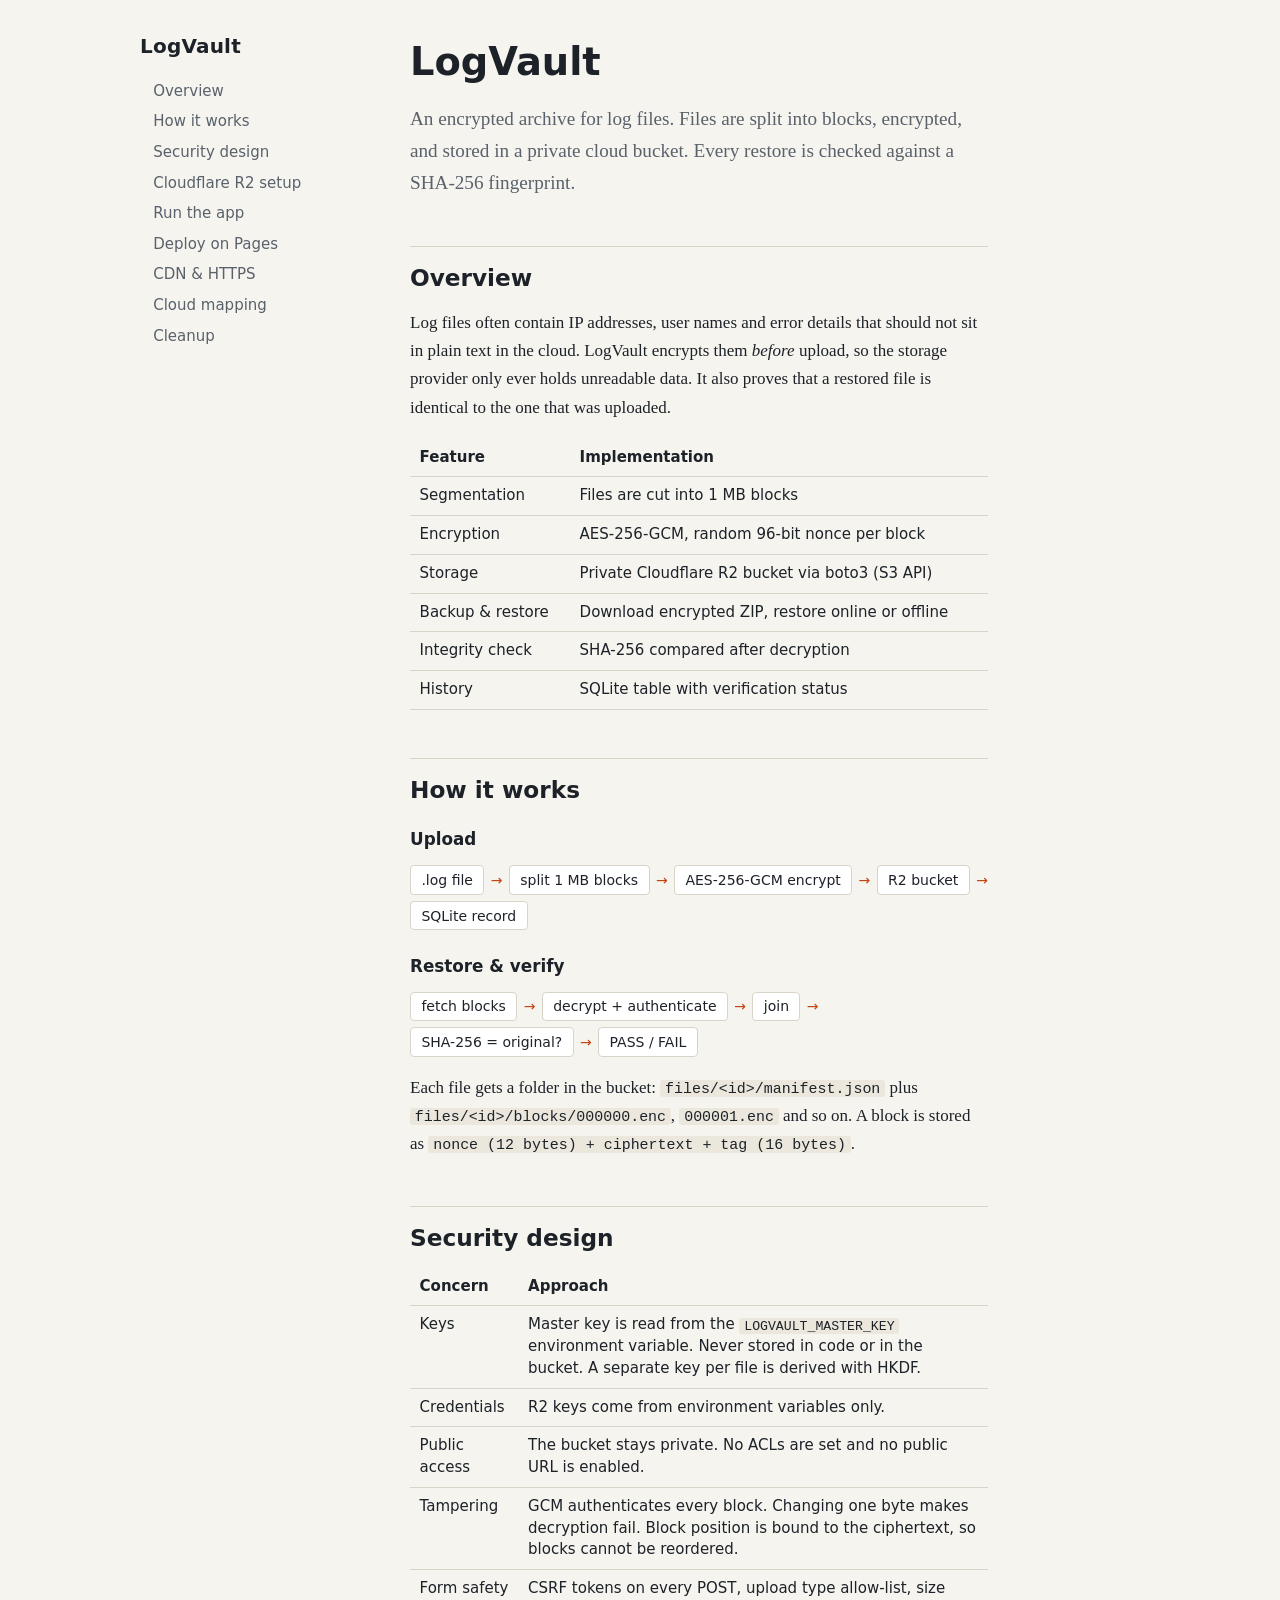
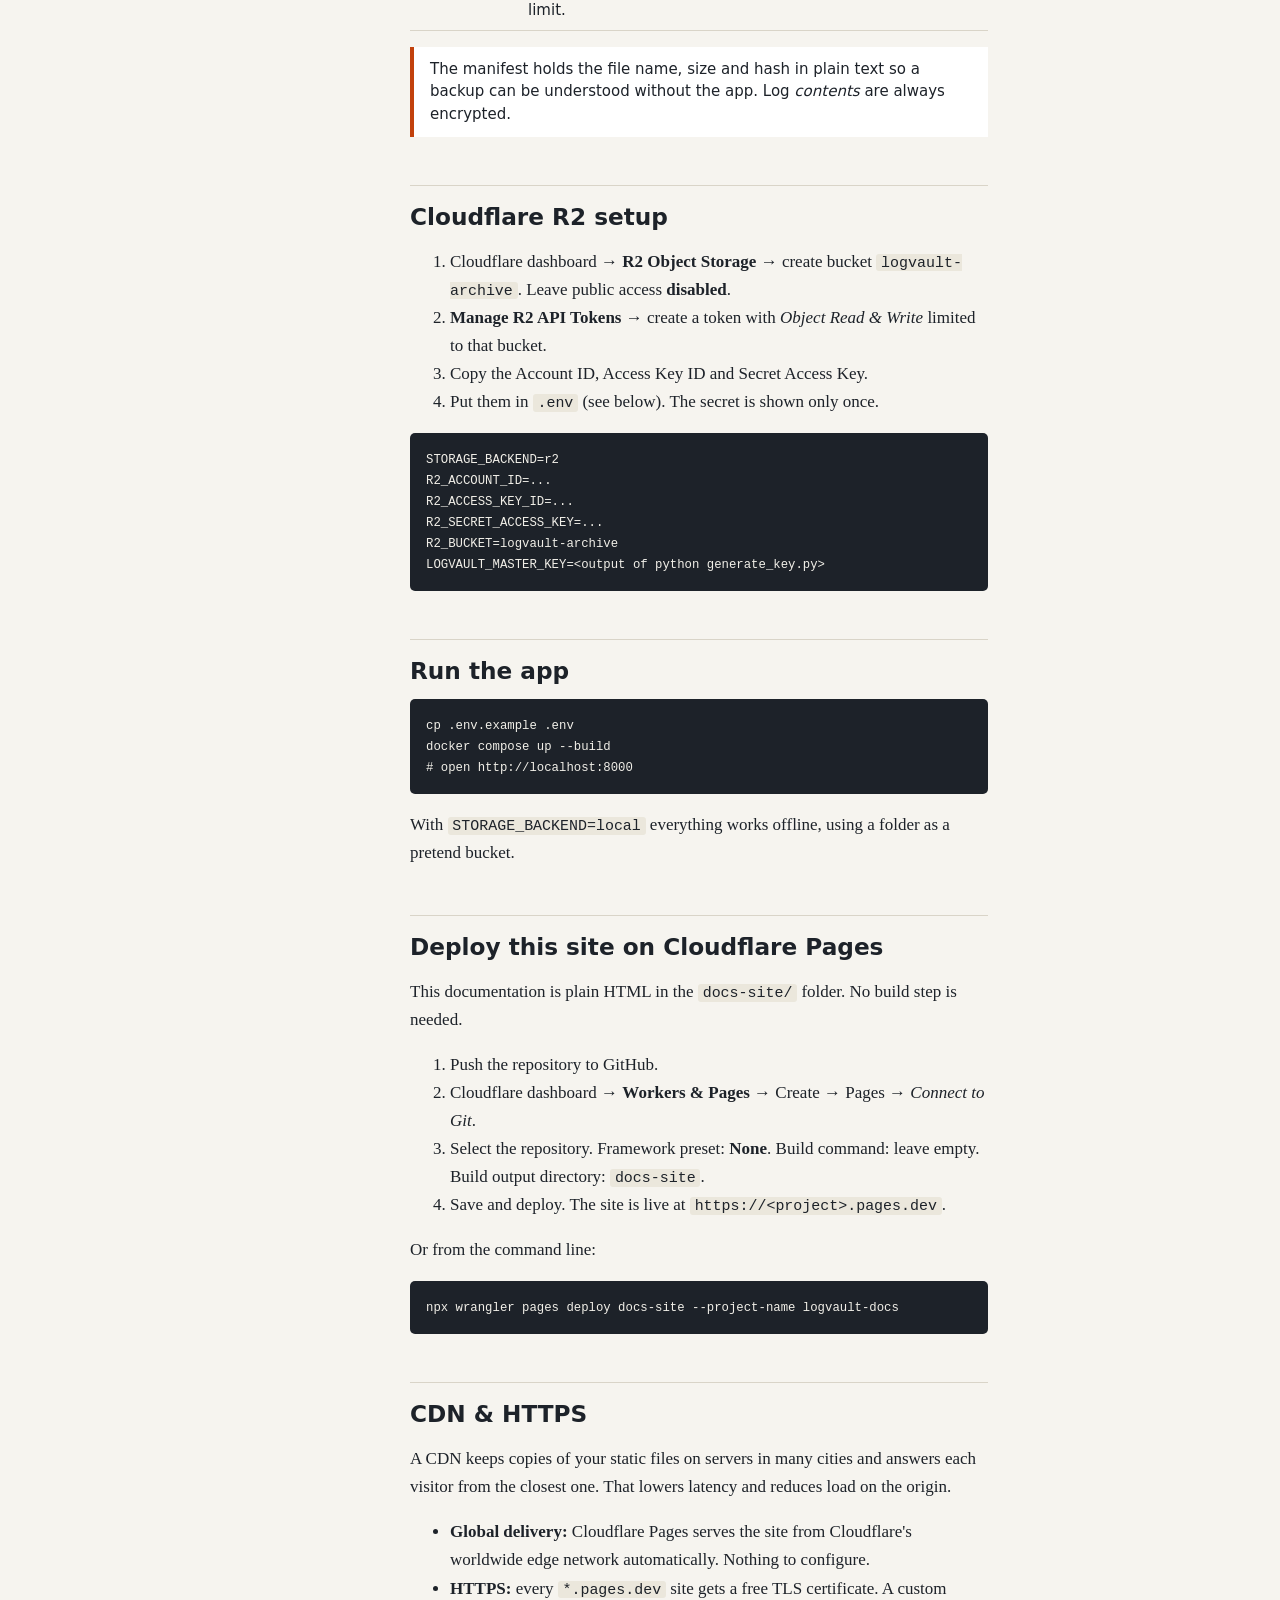
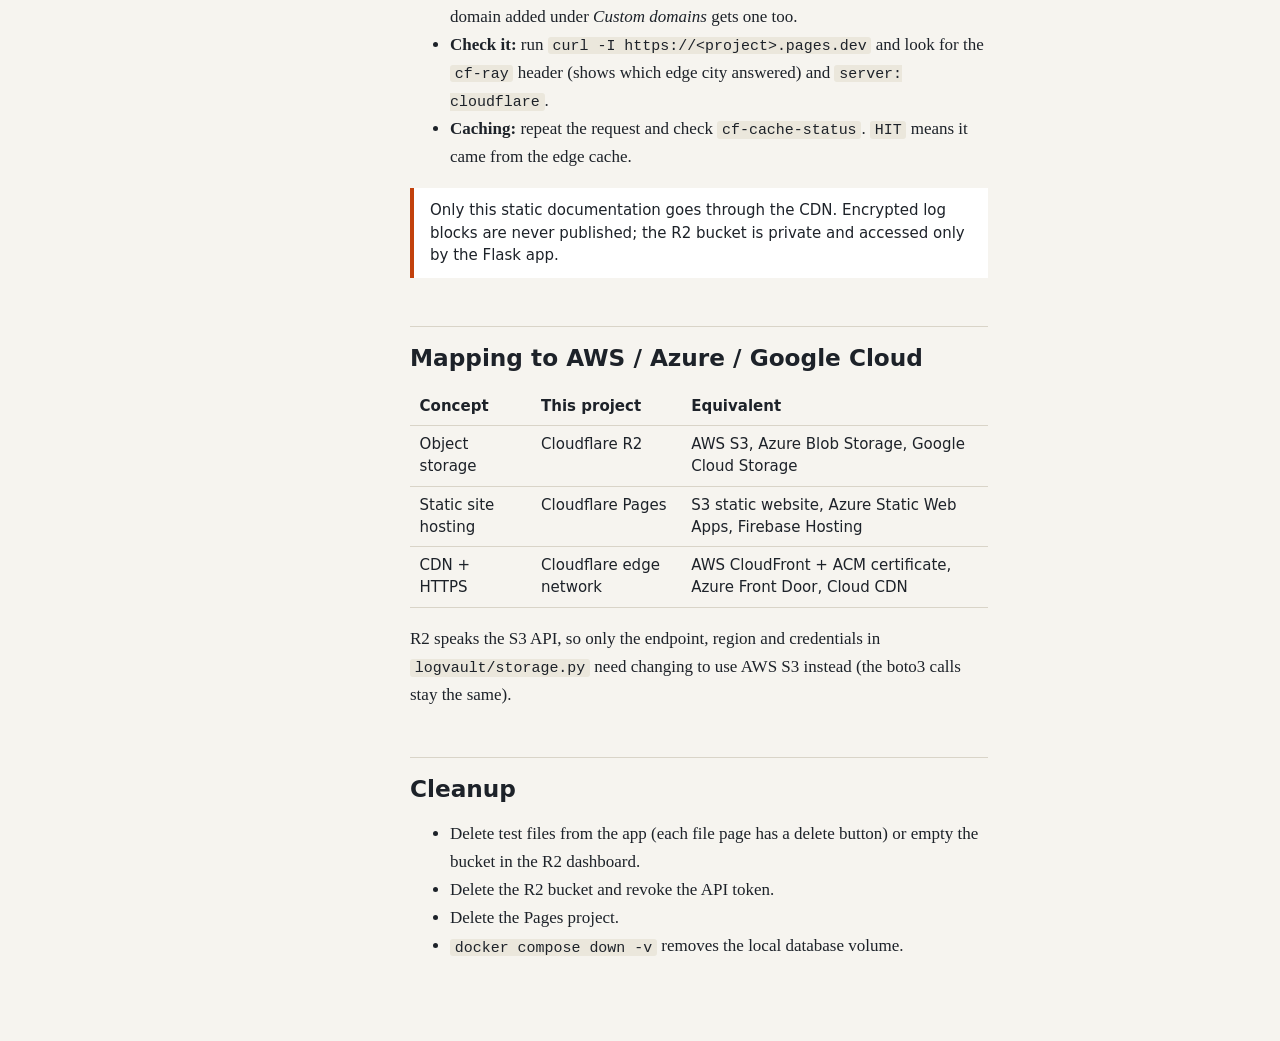
<file: docs-site/index.html>
<!doctype html>
<html lang="en">
<head>
<meta charset="utf-8">
<meta name="viewport" content="width=device-width, initial-scale=1">
<title>LogVault Documentation</title>
<meta name="description" content="Documentation for LogVault, an encrypted cloud log archive with integrity auditing, hosted on Cloudflare Pages.">
<link rel="stylesheet" href="style.css">
</head>
<body>
<div class="layout">
<nav aria-label="Sections">
  <strong>LogVault</strong>
  <a href="#overview">Overview</a>
  <a href="#how">How it works</a>
  <a href="#security">Security design</a>
  <a href="#r2">Cloudflare R2 setup</a>
  <a href="#run">Run the app</a>
  <a href="#pages">Deploy on Pages</a>
  <a href="#cdn">CDN &amp; HTTPS</a>
  <a href="#mapping">Cloud mapping</a>
  <a href="#cleanup">Cleanup</a>
</nav>
<main>
<h1>LogVault</h1>
<p class="lead">An encrypted archive for log files. Files are split into blocks, encrypted, and stored in a private cloud bucket. Every restore is checked against a SHA-256 fingerprint.</p>

<h2 id="overview">Overview</h2>
<p>Log files often contain IP addresses, user names and error details that should not sit in plain text in the cloud. LogVault encrypts them <em>before</em> upload, so the storage provider only ever holds unreadable data. It also proves that a restored file is identical to the one that was uploaded.</p>
<table>
<tr><th>Feature</th><th>Implementation</th></tr>
<tr><td>Segmentation</td><td>Files are cut into 1 MB blocks</td></tr>
<tr><td>Encryption</td><td>AES-256-GCM, random 96-bit nonce per block</td></tr>
<tr><td>Storage</td><td>Private Cloudflare R2 bucket via boto3 (S3 API)</td></tr>
<tr><td>Backup &amp; restore</td><td>Download encrypted ZIP, restore online or offline</td></tr>
<tr><td>Integrity check</td><td>SHA-256 compared after decryption</td></tr>
<tr><td>History</td><td>SQLite table with verification status</td></tr>
</table>

<h2 id="how">How it works</h2>
<h3>Upload</h3>
<div class="flow"><span>.log file</span><i>&rarr;</i><span>split 1 MB blocks</span><i>&rarr;</i><span>AES-256-GCM encrypt</span><i>&rarr;</i><span>R2 bucket</span><i>&rarr;</i><span>SQLite record</span></div>
<h3>Restore &amp; verify</h3>
<div class="flow"><span>fetch blocks</span><i>&rarr;</i><span>decrypt + authenticate</span><i>&rarr;</i><span>join</span><i>&rarr;</i><span>SHA-256 = original?</span><i>&rarr;</i><span>PASS / FAIL</span></div>
<p>Each file gets a folder in the bucket: <code>files/&lt;id&gt;/manifest.json</code> plus <code>files/&lt;id&gt;/blocks/000000.enc</code>, <code>000001.enc</code> and so on. A block is stored as <code>nonce (12 bytes) + ciphertext + tag (16 bytes)</code>.</p>

<h2 id="security">Security design</h2>
<table>
<tr><th>Concern</th><th>Approach</th></tr>
<tr><td>Keys</td><td>Master key is read from the <code>LOGVAULT_MASTER_KEY</code> environment variable. Never stored in code or in the bucket. A separate key per file is derived with HKDF.</td></tr>
<tr><td>Credentials</td><td>R2 keys come from environment variables only.</td></tr>
<tr><td>Public access</td><td>The bucket stays private. No ACLs are set and no public URL is enabled.</td></tr>
<tr><td>Tampering</td><td>GCM authenticates every block. Changing one byte makes decryption fail. Block position is bound to the ciphertext, so blocks cannot be reordered.</td></tr>
<tr><td>Form safety</td><td>CSRF tokens on every POST, upload type allow-list, size limit.</td></tr>
</table>
<p class="note">The manifest holds the file name, size and hash in plain text so a backup can be understood without the app. Log <em>contents</em> are always encrypted.</p>

<h2 id="r2">Cloudflare R2 setup</h2>
<ol>
<li>Cloudflare dashboard &rarr; <strong>R2 Object Storage</strong> &rarr; create bucket <code>logvault-archive</code>. Leave public access <strong>disabled</strong>.</li>
<li><strong>Manage R2 API Tokens</strong> &rarr; create a token with <em>Object Read &amp; Write</em> limited to that bucket.</li>
<li>Copy the Account ID, Access Key ID and Secret Access Key.</li>
<li>Put them in <code>.env</code> (see below). The secret is shown only once.</li>
</ol>
<pre><code>STORAGE_BACKEND=r2
R2_ACCOUNT_ID=...
R2_ACCESS_KEY_ID=...
R2_SECRET_ACCESS_KEY=...
R2_BUCKET=logvault-archive
LOGVAULT_MASTER_KEY=&lt;output of python generate_key.py&gt;</code></pre>

<h2 id="run">Run the app</h2>
<pre><code>cp .env.example .env
docker compose up --build
# open http://localhost:8000</code></pre>
<p>With <code>STORAGE_BACKEND=local</code> everything works offline, using a folder as a pretend bucket.</p>

<h2 id="pages">Deploy this site on Cloudflare Pages</h2>
<p>This documentation is plain HTML in the <code>docs-site/</code> folder. No build step is needed.</p>
<ol>
<li>Push the repository to GitHub.</li>
<li>Cloudflare dashboard &rarr; <strong>Workers &amp; Pages</strong> &rarr; Create &rarr; Pages &rarr; <em>Connect to Git</em>.</li>
<li>Select the repository. Framework preset: <strong>None</strong>. Build command: leave empty. Build output directory: <code>docs-site</code>.</li>
<li>Save and deploy. The site is live at <code>https://&lt;project&gt;.pages.dev</code>.</li>
</ol>
<p>Or from the command line:</p>
<pre><code>npx wrangler pages deploy docs-site --project-name logvault-docs</code></pre>

<h2 id="cdn">CDN &amp; HTTPS</h2>
<p>A CDN keeps copies of your static files on servers in many cities and answers each visitor from the closest one. That lowers latency and reduces load on the origin.</p>
<ul>
<li><strong>Global delivery:</strong> Cloudflare Pages serves the site from Cloudflare's worldwide edge network automatically. Nothing to configure.</li>
<li><strong>HTTPS:</strong> every <code>*.pages.dev</code> site gets a free TLS certificate. A custom domain added under <em>Custom domains</em> gets one too.</li>
<li><strong>Check it:</strong> run <code>curl -I https://&lt;project&gt;.pages.dev</code> and look for the <code>cf-ray</code> header (shows which edge city answered) and <code>server: cloudflare</code>.</li>
<li><strong>Caching:</strong> repeat the request and check <code>cf-cache-status</code>. <code>HIT</code> means it came from the edge cache.</li>
</ul>
<p class="note">Only this static documentation goes through the CDN. Encrypted log blocks are never published; the R2 bucket is private and accessed only by the Flask app.</p>

<h2 id="mapping">Mapping to AWS / Azure / Google Cloud</h2>
<table>
<tr><th>Concept</th><th>This project</th><th>Equivalent</th></tr>
<tr><td>Object storage</td><td>Cloudflare R2</td><td>AWS S3, Azure Blob Storage, Google Cloud Storage</td></tr>
<tr><td>Static site hosting</td><td>Cloudflare Pages</td><td>S3 static website, Azure Static Web Apps, Firebase Hosting</td></tr>
<tr><td>CDN + HTTPS</td><td>Cloudflare edge network</td><td>AWS CloudFront + ACM certificate, Azure Front Door, Cloud CDN</td></tr>
</table>
<p>R2 speaks the S3 API, so only the endpoint, region and credentials in <code>logvault/storage.py</code> need changing to use AWS S3 instead (the boto3 calls stay the same).</p>

<h2 id="cleanup">Cleanup</h2>
<ul>
<li>Delete test files from the app (each file page has a delete button) or empty the bucket in the R2 dashboard.</li>
<li>Delete the R2 bucket and revoke the API token.</li>
<li>Delete the Pages project.</li>
<li><code>docker compose down -v</code> removes the local database volume.</li>
</ul>
</main>
</div>
</body>
</html>
</file>
<file: docs-site/style.css>
:root{--bg:#f6f4ef;--ink:#1d2229;--muted:#59616b;--line:#d9d4c8;--accent:#c2410c;--code:#1d2229}
*{box-sizing:border-box}
html{scroll-behavior:smooth}
body{margin:0;background:var(--bg);color:var(--ink);font:17px/1.65 Georgia,"Times New Roman",serif}
.layout{display:grid;grid-template-columns:230px minmax(0,1fr);max-width:1040px;margin:0 auto;gap:2.5rem;padding:0 1.25rem}
nav{position:sticky;top:0;align-self:start;padding:2rem 0;font:15px/1.4 system-ui,sans-serif}
nav strong{display:block;font-size:1.25rem;margin-bottom:1rem;letter-spacing:.01em}
nav a{display:block;padding:.3rem 0;color:var(--muted);text-decoration:none;border-left:2px solid transparent;padding-left:.7rem}
nav a:hover{color:var(--accent);border-left-color:var(--accent)}
main{padding:2.5rem 0 4rem;max-width:68ch}
h1{font:700 2.4rem/1.15 system-ui,sans-serif;margin:0 0 .5rem}
h2{font:700 1.45rem/1.25 system-ui,sans-serif;margin:3rem 0 .6rem;padding-top:1rem;border-top:1px solid var(--line)}
h3{font:600 1.05rem system-ui,sans-serif;margin:1.6rem 0 .3rem}
.lead{font-size:1.2rem;color:var(--muted)}
pre{background:var(--code);color:#f1efe8;padding:1rem;border-radius:5px;overflow-x:auto;font:14px/1.5 ui-monospace,Menlo,Consolas,monospace}
code{font:.88em ui-monospace,Menlo,Consolas,monospace;background:#ebe7dc;padding:.05rem .3rem;border-radius:3px}
pre code{background:none;padding:0}
table{border-collapse:collapse;width:100%;font:15px/1.45 system-ui,sans-serif;margin:1rem 0}
th,td{border-bottom:1px solid var(--line);padding:.5rem .6rem;text-align:left;vertical-align:top}
.flow{display:flex;flex-wrap:wrap;gap:.4rem;align-items:center;font:14px system-ui,sans-serif;margin:1rem 0}
.flow span{background:#fff;border:1px solid var(--line);padding:.35rem .65rem;border-radius:4px}
.flow i{color:var(--accent);font-style:normal}
.note{border-left:4px solid var(--accent);background:#fff;padding:.7rem 1rem;font:15px/1.5 system-ui,sans-serif}
a{color:var(--accent)}
:focus-visible{outline:3px solid #f2b705;outline-offset:2px}
@media(max-width:760px){.layout{grid-template-columns:1fr;gap:0}nav{position:static;padding:1rem 0 0}}
</file>
